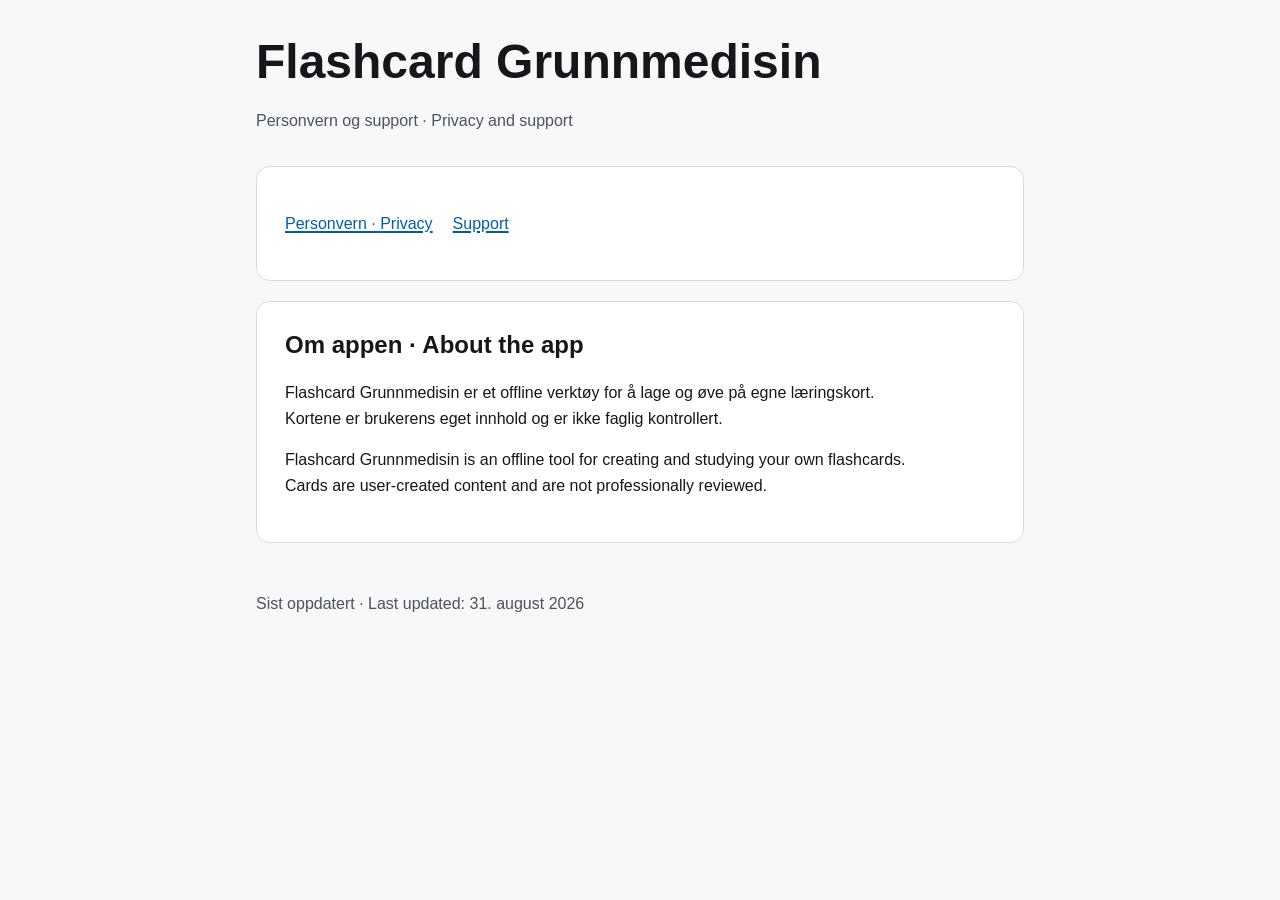
<file: index.html>
<!doctype html>
<html lang="nb">
  <head>
    <meta charset="utf-8">
    <meta name="viewport" content="width=device-width, initial-scale=1">
    <meta name="description" content="Personvern og support for Flashcard Grunnmedisin.">
    <title>Flashcard Grunnmedisin – personvern og support</title>
    <link rel="icon" href="favicon.svg" type="image/svg+xml">
    <link rel="stylesheet" href="styles.css">
  </head>
  <body>
    <a class="skip-link" href="#innhold">Hopp til innhold · <span lang="en">Skip to content</span></a>
    <header>
      <h1>Flashcard Grunnmedisin</h1>
      <p class="lede">Personvern og support · <span lang="en">Privacy and support</span></p>
    </header>
    <main id="innhold">
      <nav class="card" aria-label="Sider">
        <ul class="page-links">
          <li><a href="privacy/">Personvern · <span lang="en">Privacy</span></a></li>
          <li><a href="support/">Support</a></li>
        </ul>
      </nav>
      <section aria-labelledby="kort-om-appen">
        <h2 id="kort-om-appen">Om appen · <span lang="en">About the app</span></h2>
        <p>
          Flashcard Grunnmedisin er et offline verktøy for å lage og øve på egne
          læringskort. Kortene er brukerens eget innhold og er ikke faglig kontrollert.
        </p>
        <p lang="en">
          Flashcard Grunnmedisin is an offline tool for creating and studying your own
          flashcards. Cards are user-created content and are not professionally reviewed.
        </p>
      </section>
    </main>
    <footer>
      <p>Sist oppdatert · <span lang="en">Last updated:</span> <time datetime="2026-08-31">31. august 2026</time></p>
    </footer>
  </body>
</html>
</file>
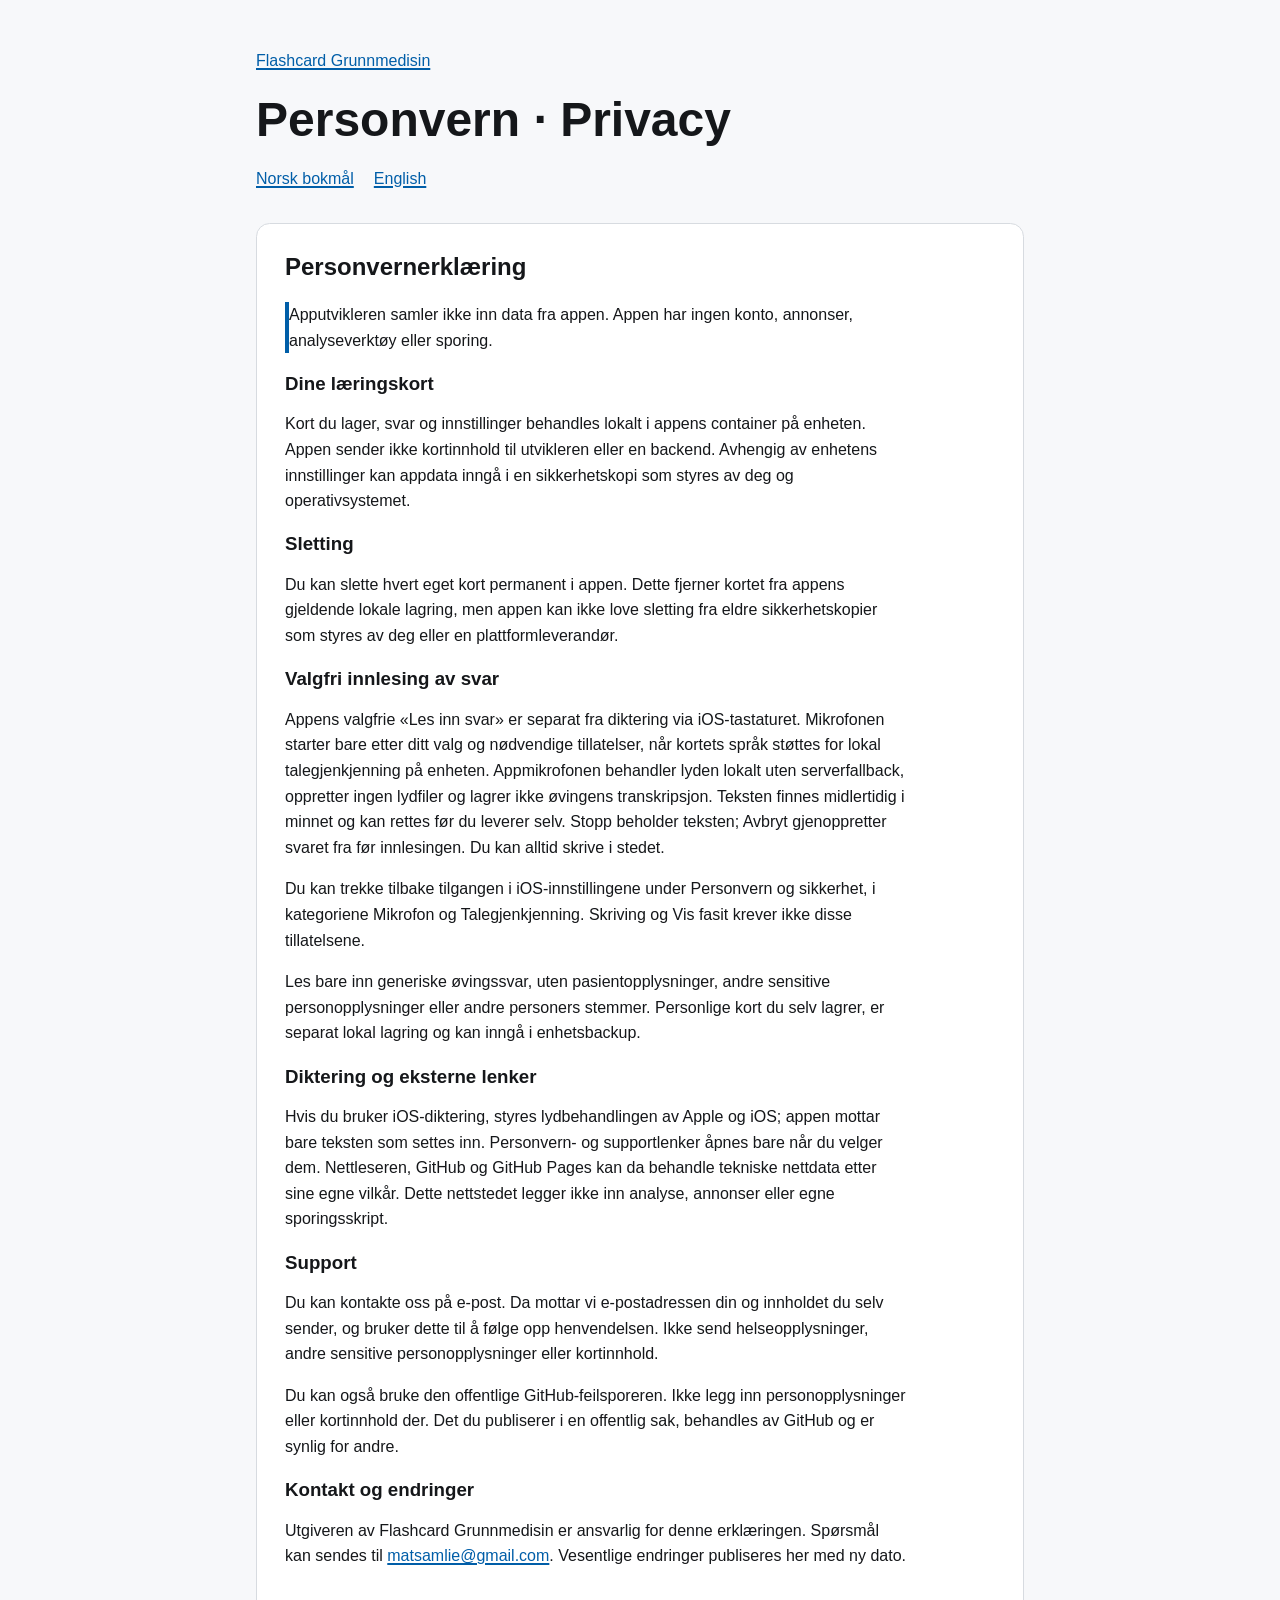
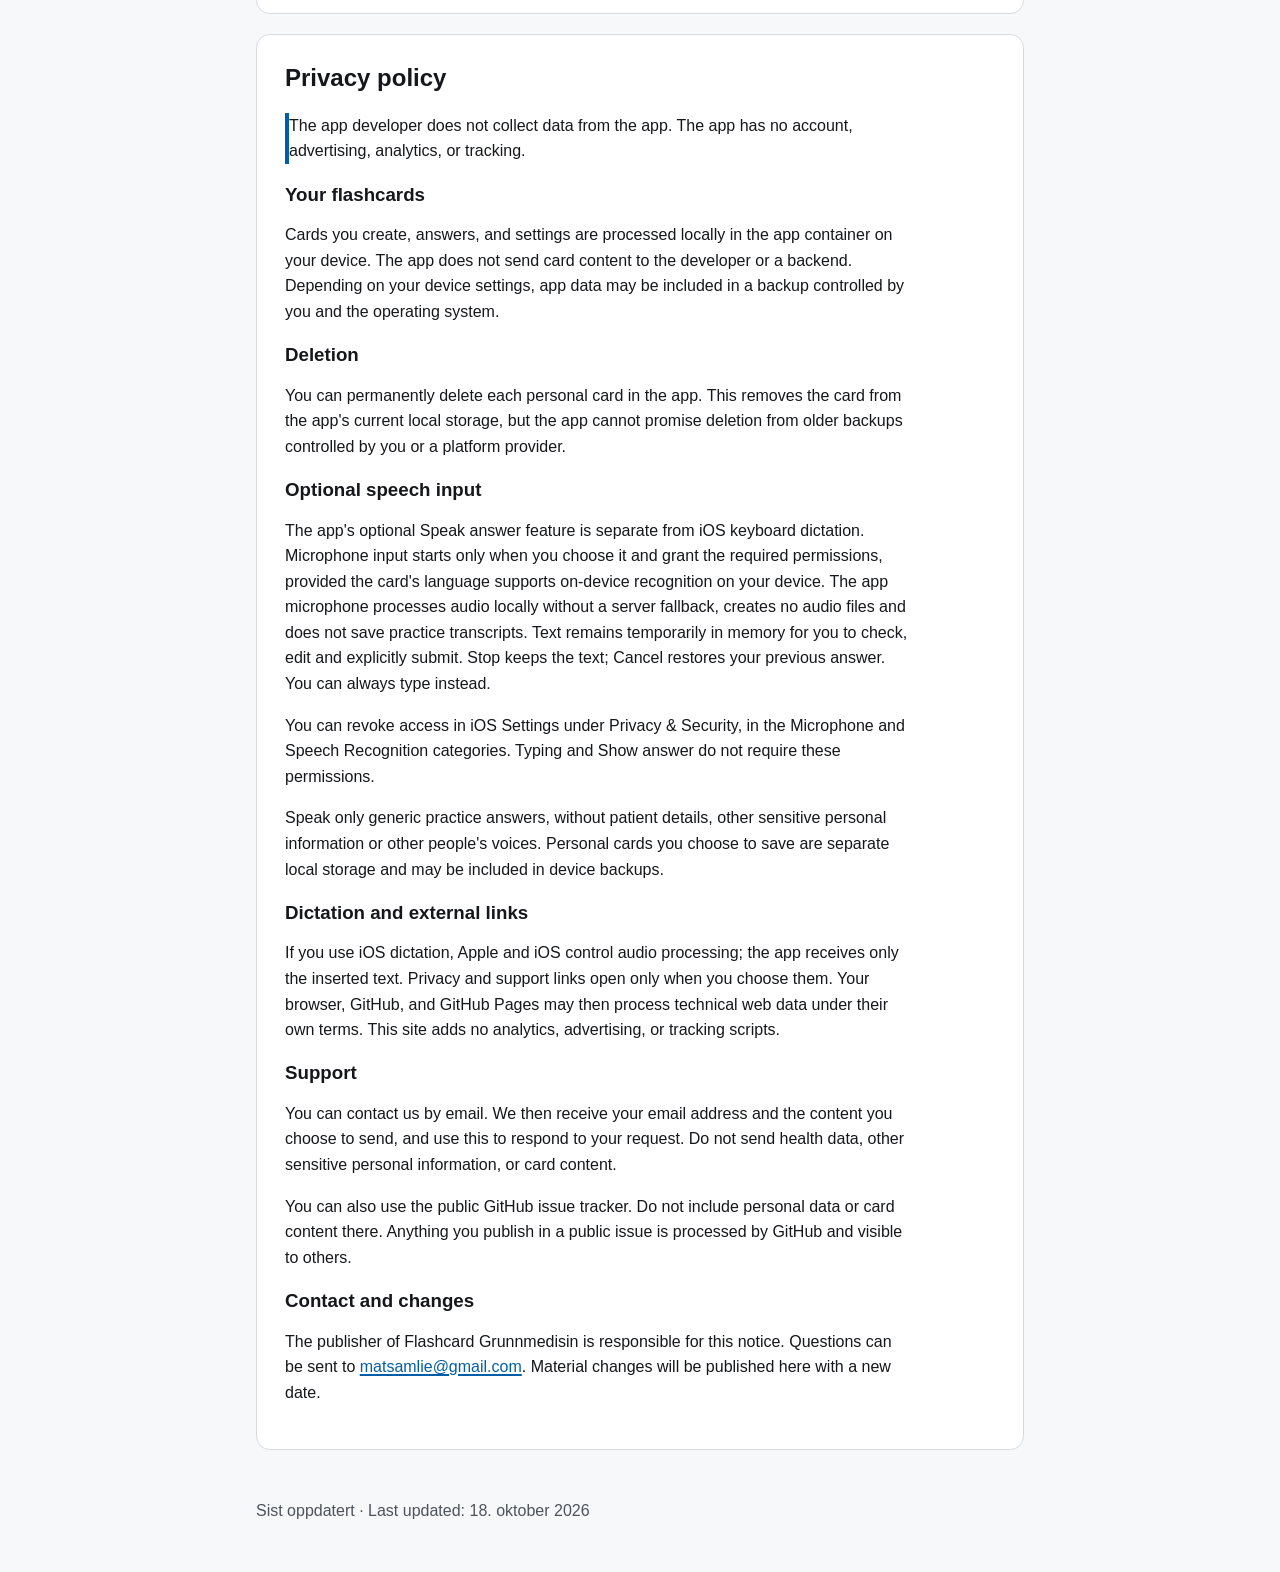
<file: privacy/index.html>
<!doctype html>
<html lang="nb">
  <head>
    <meta charset="utf-8">
    <meta name="viewport" content="width=device-width, initial-scale=1">
    <meta name="description" content="Personvernerklæring for Flashcard Grunnmedisin.">
    <title>Personvern – Flashcard Grunnmedisin</title>
    <link rel="icon" href="../favicon.svg" type="image/svg+xml">
    <link rel="stylesheet" href="../styles.css">
  </head>
  <body>
    <a class="skip-link" href="#innhold">Hopp til innhold · <span lang="en">Skip to content</span></a>
    <header>
      <p><a href="../">Flashcard Grunnmedisin</a></p>
      <h1>Personvern · <span lang="en">Privacy</span></h1>
      <ul class="language-links" aria-label="Språkvalg">
        <li><a href="#norsk" lang="nb">Norsk bokmål</a></li>
        <li><a href="#english" lang="en">English</a></li>
      </ul>
    </header>
    <main id="innhold">
      <section id="norsk" lang="nb" aria-labelledby="norsk-tittel">
        <h2 id="norsk-tittel">Personvernerklæring</h2>
        <p class="notice">
          Apputvikleren samler ikke inn data fra appen. Appen har ingen konto, annonser,
          analyseverktøy eller sporing.
        </p>

        <h3>Dine læringskort</h3>
        <p>
          Kort du lager, svar og innstillinger behandles lokalt i appens container på
          enheten. Appen sender ikke kortinnhold til utvikleren eller en backend. Avhengig
          av enhetens innstillinger kan appdata inngå i en sikkerhetskopi som styres av deg
          og operativsystemet.
        </p>

        <h3>Sletting</h3>
        <p>
          Du kan slette hvert eget kort permanent i appen. Dette fjerner kortet fra appens
          gjeldende lokale lagring, men appen kan ikke love sletting fra eldre sikkerhetskopier
          som styres av deg eller en plattformleverandør.
        </p>

        <h3>Valgfri innlesing av svar</h3>
        <p>
          Appens valgfrie «Les inn svar» er separat fra diktering via iOS-tastaturet.
          Mikrofonen starter bare etter ditt valg og nødvendige tillatelser, når kortets
          språk støttes for lokal talegjenkjenning på enheten. Appmikrofonen behandler
          lyden lokalt uten serverfallback, oppretter ingen lydfiler og lagrer ikke
          øvingens transkripsjon. Teksten finnes midlertidig i minnet og kan rettes før
          du leverer selv. Stopp beholder teksten; Avbryt gjenoppretter svaret fra før
          innlesingen. Du kan alltid skrive i stedet.
        </p>
        <p>
          Du kan trekke tilbake tilgangen i iOS-innstillingene under Personvern og
          sikkerhet, i kategoriene Mikrofon og Talegjenkjenning. Skriving og Vis fasit
          krever ikke disse tillatelsene.
        </p>
        <p>
          Les bare inn generiske øvingssvar, uten pasientopplysninger, andre sensitive
          personopplysninger eller andre personers stemmer. Personlige kort du selv
          lagrer, er separat lokal lagring og kan inngå i enhetsbackup.
        </p>

        <h3>Diktering og eksterne lenker</h3>
        <p>
          Hvis du bruker iOS-diktering, styres lydbehandlingen av Apple og iOS; appen mottar
          bare teksten som settes inn. Personvern- og supportlenker åpnes bare når du velger
          dem. Nettleseren, GitHub og GitHub Pages kan da behandle tekniske nettdata etter
          sine egne vilkår. Dette nettstedet legger ikke inn analyse, annonser eller egne
          sporingsskript.
        </p>

        <h3>Support</h3>
        <p>
          Du kan kontakte oss på e-post. Da mottar vi e-postadressen din og innholdet du selv
          sender, og bruker dette til å følge opp henvendelsen. Ikke send helseopplysninger,
          andre sensitive personopplysninger eller kortinnhold.
        </p>
        <p>
          Du kan også bruke den offentlige GitHub-feilsporeren. Ikke legg inn personopplysninger
          eller kortinnhold der. Det du publiserer i en offentlig sak, behandles
          av GitHub og er synlig for andre.
        </p>

        <h3>Kontakt og endringer</h3>
        <p>
          Utgiveren av Flashcard Grunnmedisin er ansvarlig for denne erklæringen. Spørsmål kan
          sendes til <a href="mailto:matsamlie@gmail.com">matsamlie@gmail.com</a>.
          Vesentlige endringer publiseres her med ny dato.
        </p>
      </section>

      <section id="english" lang="en" aria-labelledby="english-title">
        <h2 id="english-title">Privacy policy</h2>
        <p class="notice">
          The app developer does not collect data from the app. The app has no account,
          advertising, analytics, or tracking.
        </p>

        <h3>Your flashcards</h3>
        <p>
          Cards you create, answers, and settings are processed locally in the app container
          on your device. The app does not send card content to the developer or a backend.
          Depending on your device settings, app data may be included in a backup controlled
          by you and the operating system.
        </p>

        <h3>Deletion</h3>
        <p>
          You can permanently delete each personal card in the app. This removes the card
          from the app's current local storage, but the app cannot promise deletion from older
          backups controlled by you or a platform provider.
        </p>

        <h3>Optional speech input</h3>
        <p>
          The app's optional Speak answer feature is separate from iOS keyboard dictation.
          Microphone input starts only when you choose it and grant the required
          permissions, provided the card's language supports on-device recognition on
          your device. The app microphone processes audio locally without a server
          fallback, creates no audio files and does not save practice transcripts. Text
          remains temporarily in memory for you to check, edit and explicitly submit.
          Stop keeps the text; Cancel restores your previous answer. You can always
          type instead.
        </p>
        <p>
          You can revoke access in iOS Settings under Privacy &amp; Security, in the
          Microphone and Speech Recognition categories. Typing and Show answer do not
          require these permissions.
        </p>
        <p>
          Speak only generic practice answers, without patient details, other sensitive
          personal information or other people's voices. Personal cards you choose to
          save are separate local storage and may be included in device backups.
        </p>

        <h3>Dictation and external links</h3>
        <p>
          If you use iOS dictation, Apple and iOS control audio processing; the app receives
          only the inserted text. Privacy and support links open only when you choose them.
          Your browser, GitHub, and GitHub Pages may then process technical web data under
          their own terms. This site adds no analytics, advertising, or tracking scripts.
        </p>

        <h3>Support</h3>
        <p>
          You can contact us by email. We then receive your email address and the content
          you choose to send, and use this to respond to your request. Do not send health
          data, other sensitive personal information, or card content.
        </p>
        <p>
          You can also use the public GitHub issue tracker. Do not include personal data
          or card content there. Anything you publish in a public issue is
          processed by GitHub and visible to others.
        </p>

        <h3>Contact and changes</h3>
        <p>
          The publisher of Flashcard Grunnmedisin is responsible for this notice. Questions
          can be sent to <a href="mailto:matsamlie@gmail.com">matsamlie@gmail.com</a>.
          Material changes will be published here with a new date.
        </p>
      </section>
    </main>
    <footer>
      <p>Sist oppdatert · <span lang="en">Last updated:</span> <time datetime="2026-10-18">18. oktober 2026</time></p>
    </footer>
  </body>
</html>
</file>
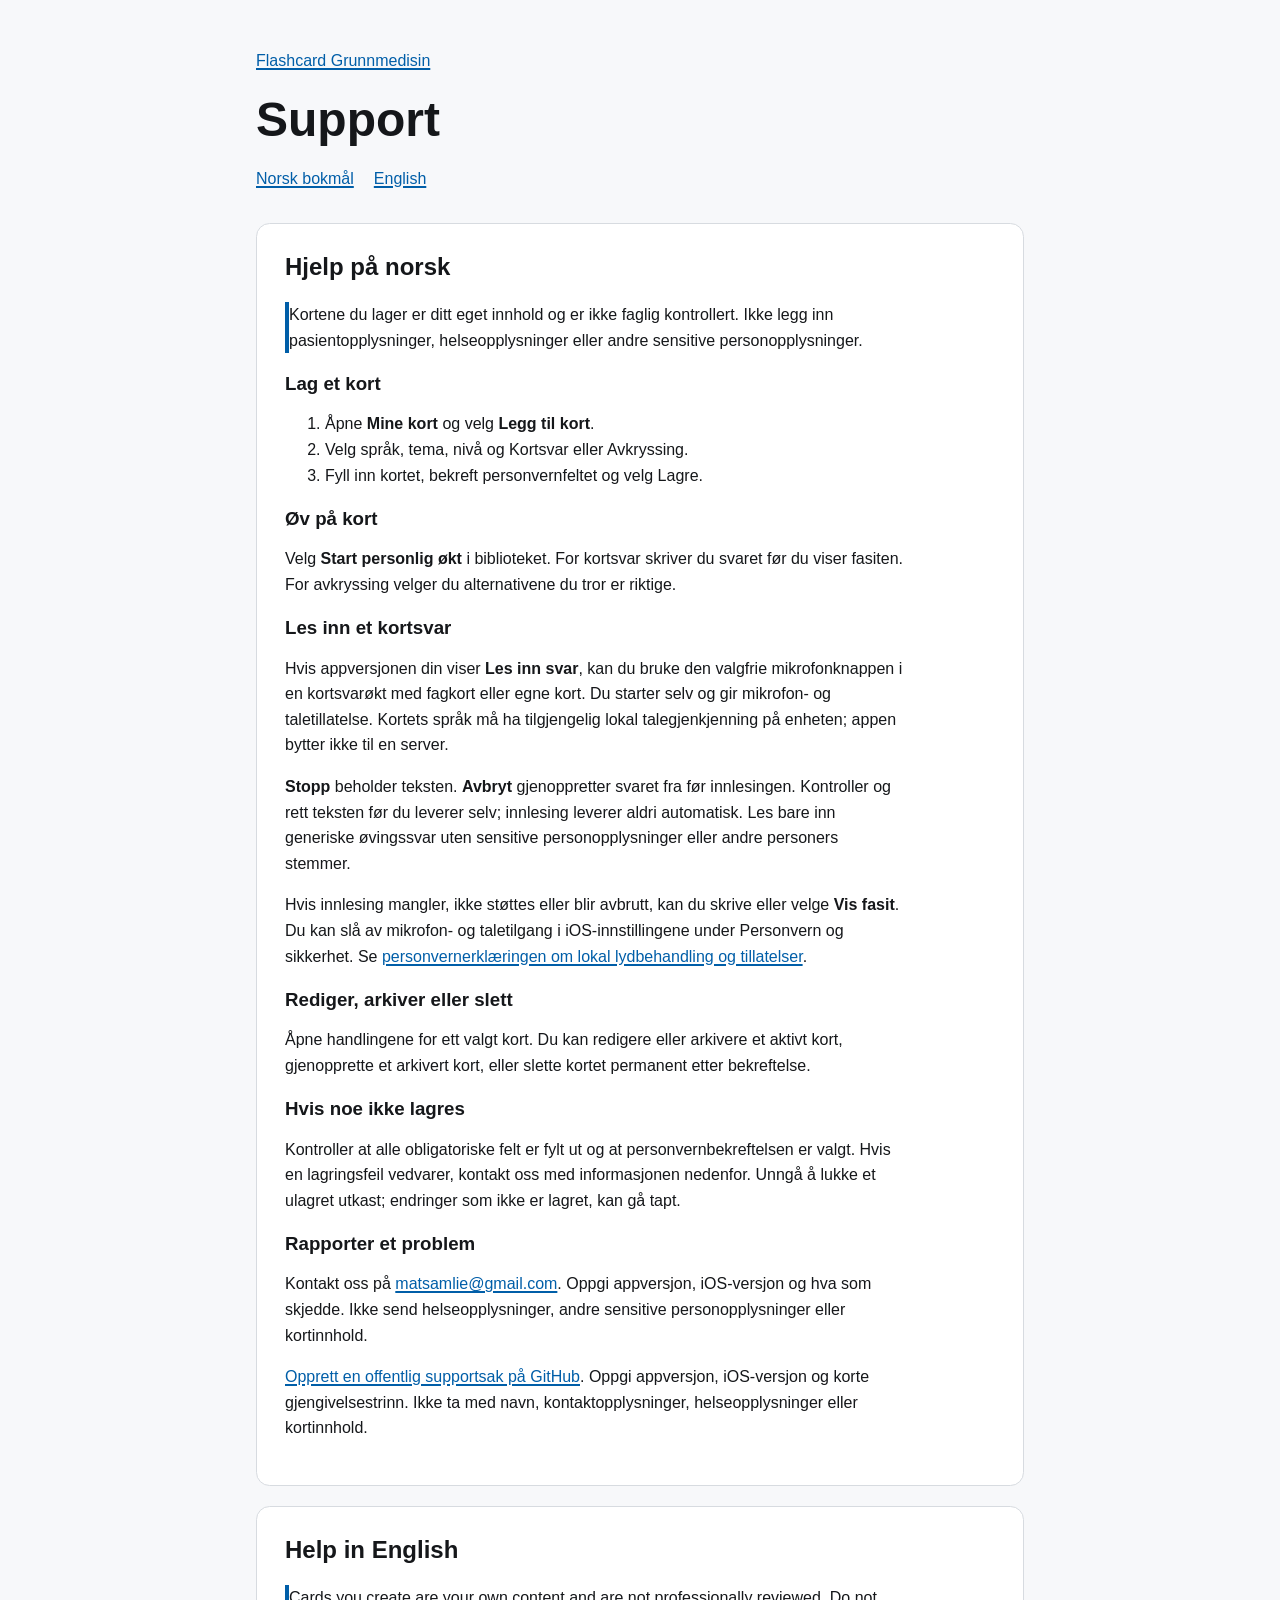
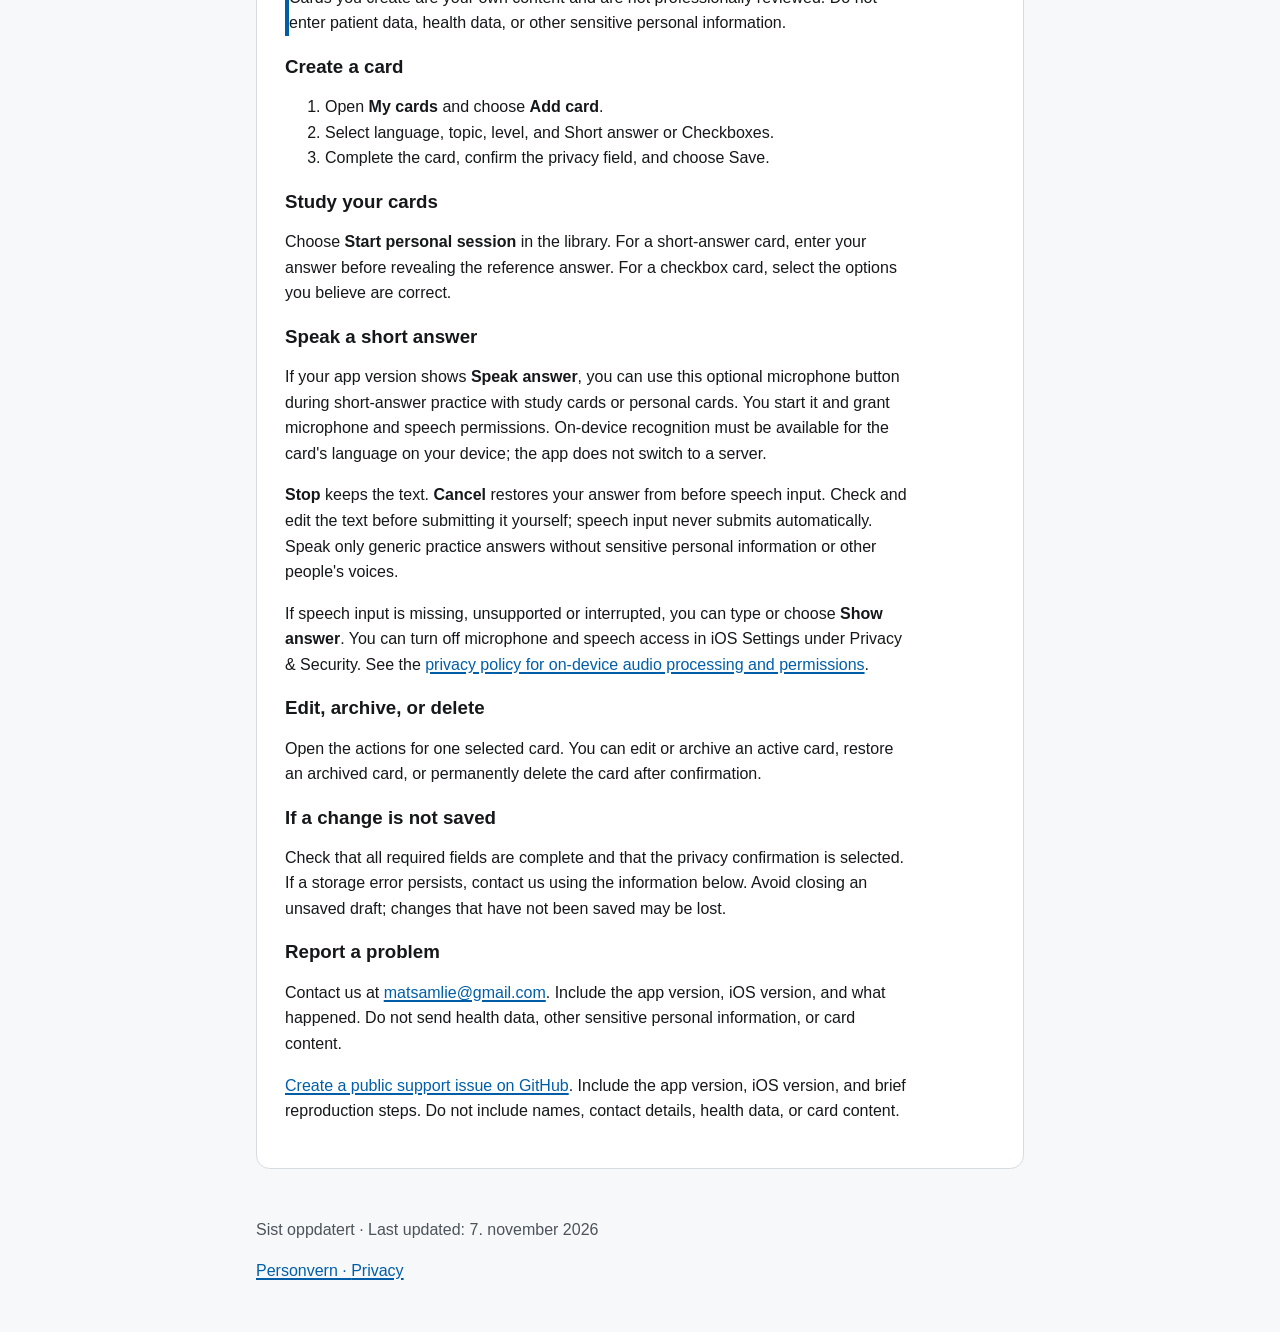
<file: support/index.html>
<!doctype html>
<html lang="nb">
  <head>
    <meta charset="utf-8">
    <meta name="viewport" content="width=device-width, initial-scale=1">
    <meta name="description" content="Support for Flashcard Grunnmedisin.">
    <title>Support – Flashcard Grunnmedisin</title>
    <link rel="icon" href="../favicon.svg" type="image/svg+xml">
    <link rel="stylesheet" href="../styles.css">
  </head>
  <body>
    <a class="skip-link" href="#innhold">Hopp til innhold · <span lang="en">Skip to content</span></a>
    <header>
      <p><a href="../">Flashcard Grunnmedisin</a></p>
      <h1>Support</h1>
      <ul class="language-links" aria-label="Språkvalg">
        <li><a href="#norsk" lang="nb">Norsk bokmål</a></li>
        <li><a href="#english" lang="en">English</a></li>
      </ul>
    </header>
    <main id="innhold">
      <section id="norsk" lang="nb" aria-labelledby="norsk-tittel">
        <h2 id="norsk-tittel">Hjelp på norsk</h2>
        <p class="notice">
          Kortene du lager er ditt eget innhold og er ikke faglig kontrollert. Ikke legg
          inn pasientopplysninger, helseopplysninger eller andre sensitive personopplysninger.
        </p>

        <h3>Lag et kort</h3>
        <ol>
          <li>Åpne <strong>Mine kort</strong> og velg <strong>Legg til kort</strong>.</li>
          <li>Velg språk, tema, nivå og Kortsvar eller Avkryssing.</li>
          <li>Fyll inn kortet, bekreft personvernfeltet og velg Lagre.</li>
        </ol>

        <h3>Øv på kort</h3>
        <p>
          Velg <strong>Start personlig økt</strong> i biblioteket. For kortsvar skriver du svaret før
          du viser fasiten. For avkryssing velger du alternativene du tror er riktige.
        </p>

        <h3>Les inn et kortsvar</h3>
        <p>
          Hvis appversjonen din viser <strong>Les inn svar</strong>, kan du bruke den
          valgfrie mikrofonknappen i en kortsvarøkt med fagkort eller egne kort.
          Du starter selv og gir mikrofon- og taletillatelse. Kortets språk må ha
          tilgjengelig lokal talegjenkjenning på enheten; appen bytter ikke til en server.
        </p>
        <p>
          <strong>Stopp</strong> beholder teksten. <strong>Avbryt</strong> gjenoppretter
          svaret fra før innlesingen. Kontroller og rett teksten før du leverer selv;
          innlesing leverer aldri automatisk. Les bare inn generiske øvingssvar uten
          sensitive personopplysninger eller andre personers stemmer.
        </p>
        <p>
          Hvis innlesing mangler, ikke støttes eller blir avbrutt, kan du skrive eller
          velge <strong>Vis fasit</strong>. Du kan slå av mikrofon- og taletilgang i
          iOS-innstillingene under Personvern og sikkerhet. Se
          <a href="../privacy/#norsk">personvernerklæringen om lokal lydbehandling og tillatelser</a>.
        </p>

        <h3>Rediger, arkiver eller slett</h3>
        <p>
          Åpne handlingene for ett valgt kort. Du kan redigere eller arkivere et aktivt kort,
          gjenopprette et arkivert kort, eller slette kortet permanent etter bekreftelse.
        </p>

        <h3>Hvis noe ikke lagres</h3>
        <p>
          Kontroller at alle obligatoriske felt er fylt ut og at personvernbekreftelsen er
          valgt. Hvis en lagringsfeil vedvarer, kontakt oss med informasjonen nedenfor.
          Unngå å lukke et ulagret utkast; endringer som ikke er lagret, kan gå tapt.
        </p>

        <h3>Rapporter et problem</h3>
        <p>
          Kontakt oss på <a href="mailto:matsamlie@gmail.com">matsamlie@gmail.com</a>.
          Oppgi appversjon, iOS-versjon og hva som skjedde. Ikke send helseopplysninger,
          andre sensitive personopplysninger eller kortinnhold.
        </p>
        <p>
          <a href="https://github.com/matsamlie-afk/flashcard-grunnmedisin-support/issues/new">Opprett en offentlig supportsak på GitHub</a>.
          Oppgi appversjon, iOS-versjon og korte gjengivelsestrinn. Ikke ta med navn,
          kontaktopplysninger, helseopplysninger eller kortinnhold.
        </p>
      </section>

      <section id="english" lang="en" aria-labelledby="english-title">
        <h2 id="english-title">Help in English</h2>
        <p class="notice">
          Cards you create are your own content and are not professionally reviewed. Do not
          enter patient data, health data, or other sensitive personal information.
        </p>

        <h3>Create a card</h3>
        <ol>
          <li>Open <strong>My cards</strong> and choose <strong>Add card</strong>.</li>
          <li>Select language, topic, level, and Short answer or Checkboxes.</li>
          <li>Complete the card, confirm the privacy field, and choose Save.</li>
        </ol>

        <h3>Study your cards</h3>
        <p>
          Choose <strong>Start personal session</strong> in the library. For a short-answer card, enter
          your answer before revealing the reference answer. For a checkbox card, select the
          options you believe are correct.
        </p>

        <h3>Speak a short answer</h3>
        <p>
          If your app version shows <strong>Speak answer</strong>, you can use this
          optional microphone button during short-answer practice with study cards or
          personal cards. You start it and grant microphone and speech permissions.
          On-device recognition must be available for the card's language on your
          device; the app does not switch to a server.
        </p>
        <p>
          <strong>Stop</strong> keeps the text. <strong>Cancel</strong> restores your
          answer from before speech input. Check and edit the text before submitting
          it yourself; speech input never submits automatically. Speak only generic
          practice answers without sensitive personal information or other people's voices.
        </p>
        <p>
          If speech input is missing, unsupported or interrupted, you can type or
          choose <strong>Show answer</strong>. You can turn off microphone and speech
          access in iOS Settings under Privacy &amp; Security. See the
          <a href="../privacy/#english">privacy policy for on-device audio processing and permissions</a>.
        </p>

        <h3>Edit, archive, or delete</h3>
        <p>
          Open the actions for one selected card. You can edit or archive an active card,
          restore an archived card, or permanently delete the card after confirmation.
        </p>

        <h3>If a change is not saved</h3>
        <p>
          Check that all required fields are complete and that the privacy confirmation is
          selected. If a storage error persists, contact us using the information below.
          Avoid closing an unsaved draft; changes that have not been saved may be lost.
        </p>

        <h3>Report a problem</h3>
        <p>
          Contact us at <a href="mailto:matsamlie@gmail.com">matsamlie@gmail.com</a>.
          Include the app version, iOS version, and what happened. Do not send health data,
          other sensitive personal information, or card content.
        </p>
        <p>
          <a href="https://github.com/matsamlie-afk/flashcard-grunnmedisin-support/issues/new">Create a public support issue on GitHub</a>.
          Include the app version, iOS version, and brief reproduction steps. Do not include
          names, contact details, health data, or card content.
        </p>
      </section>
    </main>
    <footer>
      <p>Sist oppdatert · <span lang="en">Last updated:</span> <time datetime="2026-11-07">7. november 2026</time></p>
      <p><a href="../privacy/">Personvern · <span lang="en">Privacy</span></a></p>
    </footer>
  </body>
</html>
</file>
<file: styles.css>
:root {
  color-scheme: light dark;
  --background: #f7f8fa;
  --surface: #ffffff;
  --text: #15171a;
  --muted: #4d535a;
  --accent: #005ea8;
  --border: #d7dbe0;
  font-family: -apple-system, BlinkMacSystemFont, "Segoe UI", sans-serif;
}

@media (prefers-color-scheme: dark) {
  :root {
    --background: #111315;
    --surface: #1c1f22;
    --text: #f5f7f9;
    --muted: #c1c7ce;
    --accent: #71bdff;
    --border: #3d4349;
  }
}

* {
  box-sizing: border-box;
}

html {
  font-size: 100%;
}

body {
  margin: 0;
  background: var(--background);
  color: var(--text);
  font-size: 1rem;
  line-height: 1.6;
}

a {
  color: var(--accent);
  text-decoration-thickness: 0.1em;
  text-underline-offset: 0.15em;
}

a:focus-visible {
  outline: 0.2rem solid var(--accent);
  outline-offset: 0.2rem;
  border-radius: 0.15rem;
}

.skip-link {
  position: absolute;
  left: 1rem;
  top: -5rem;
  padding: 0.75rem 1rem;
  background: var(--surface);
  color: var(--text);
  border: 0.125rem solid var(--accent);
  z-index: 10;
}

.skip-link:focus {
  top: 1rem;
}

header,
main,
footer {
  width: min(100% - 2rem, 48rem);
  margin-inline: auto;
}

header {
  padding-block: 2rem 1rem;
}

main {
  display: grid;
  gap: 1.25rem;
  padding-bottom: 2rem;
}

section,
.card {
  padding: clamp(1rem, 3vw, 1.75rem);
  background: var(--surface);
  border: 0.0625rem solid var(--border);
  border-radius: 0.85rem;
}

h1,
h2,
h3 {
  line-height: 1.25;
}

h1 {
  margin: 0 0 0.5rem;
  font-size: clamp(2rem, 7vw, 3rem);
}

h2 {
  margin-top: 0;
}

h3 {
  margin-bottom: 0.25rem;
}

p,
ul,
ol {
  max-width: 70ch;
}

.lede,
.meta {
  color: var(--muted);
}

.language-links,
.page-links {
  display: flex;
  flex-wrap: wrap;
  gap: 0.75rem 1.25rem;
  padding: 0;
  list-style: none;
}

.notice {
  border-left: 0.3rem solid var(--accent);
}

footer {
  padding-block: 0 2rem;
  color: var(--muted);
}

@media (forced-colors: active) {
  section,
  .card {
    border: 0.125rem solid CanvasText;
  }
}
</file>
